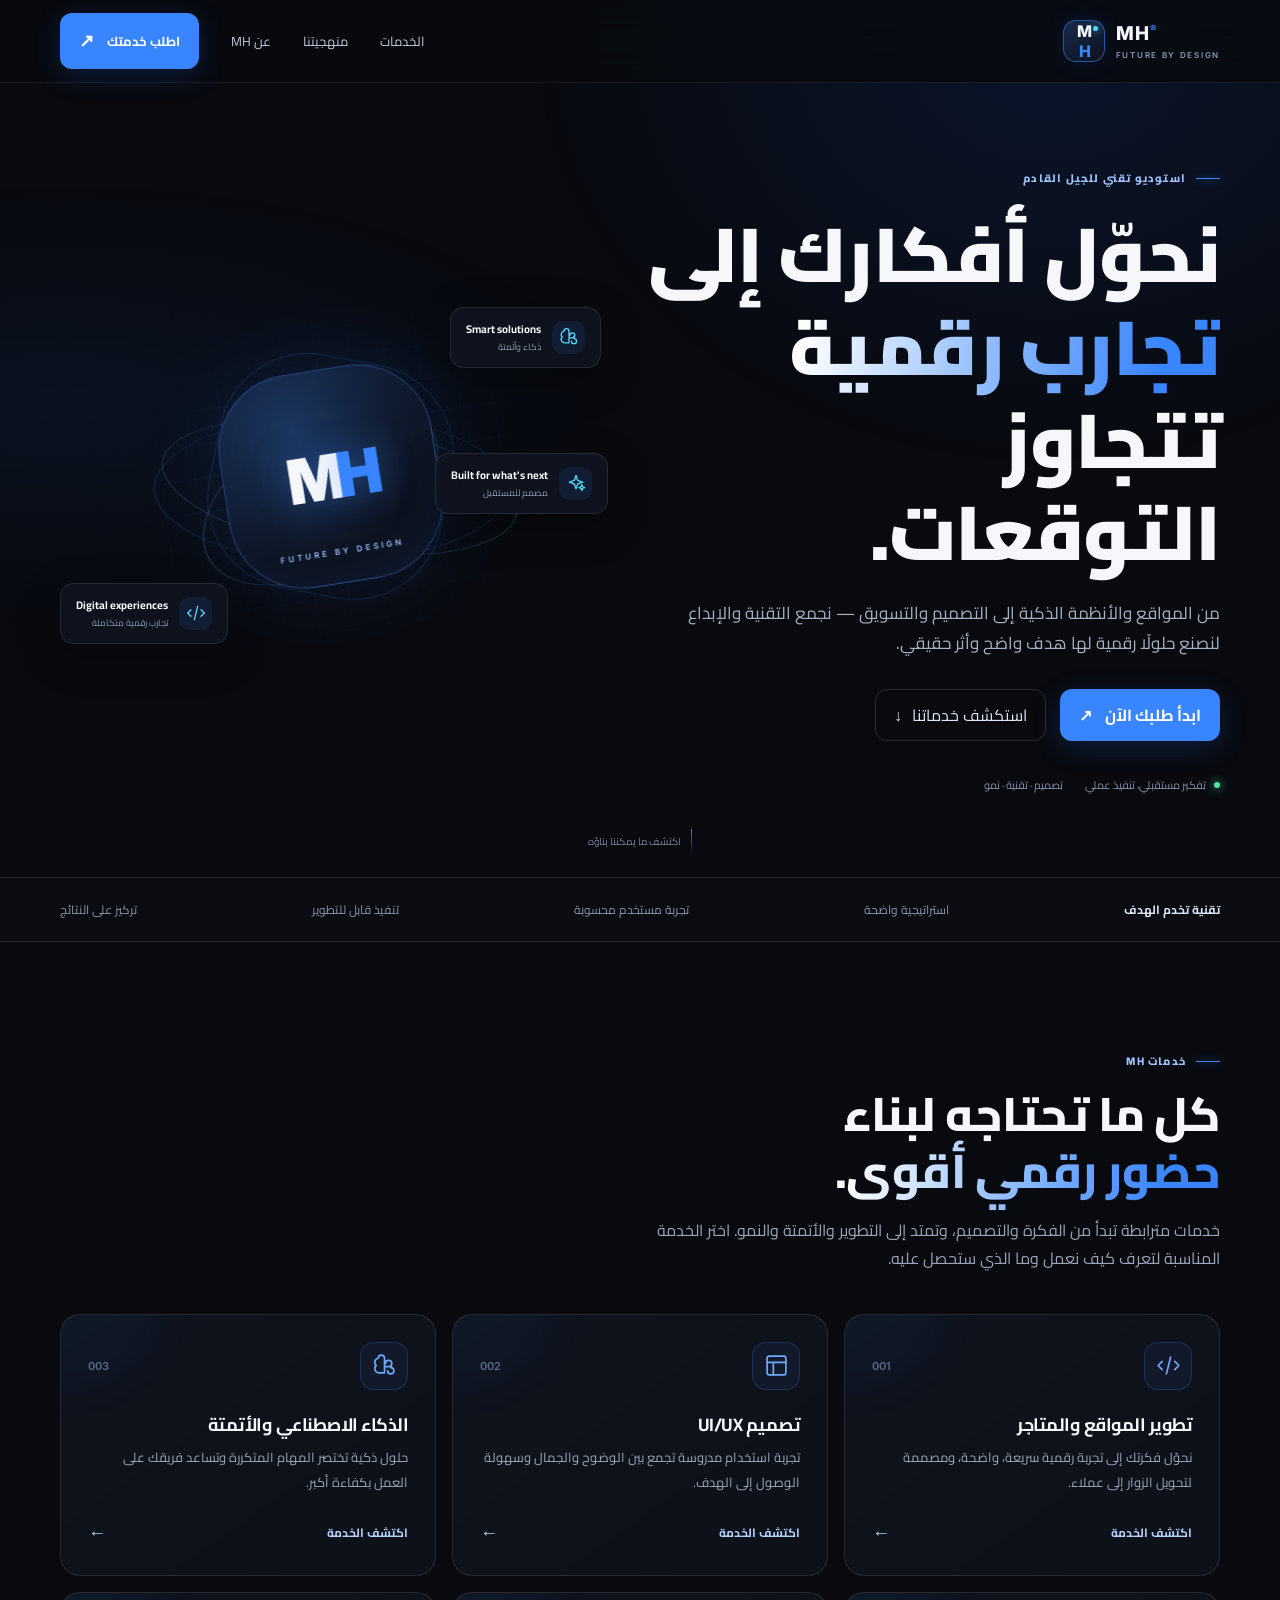
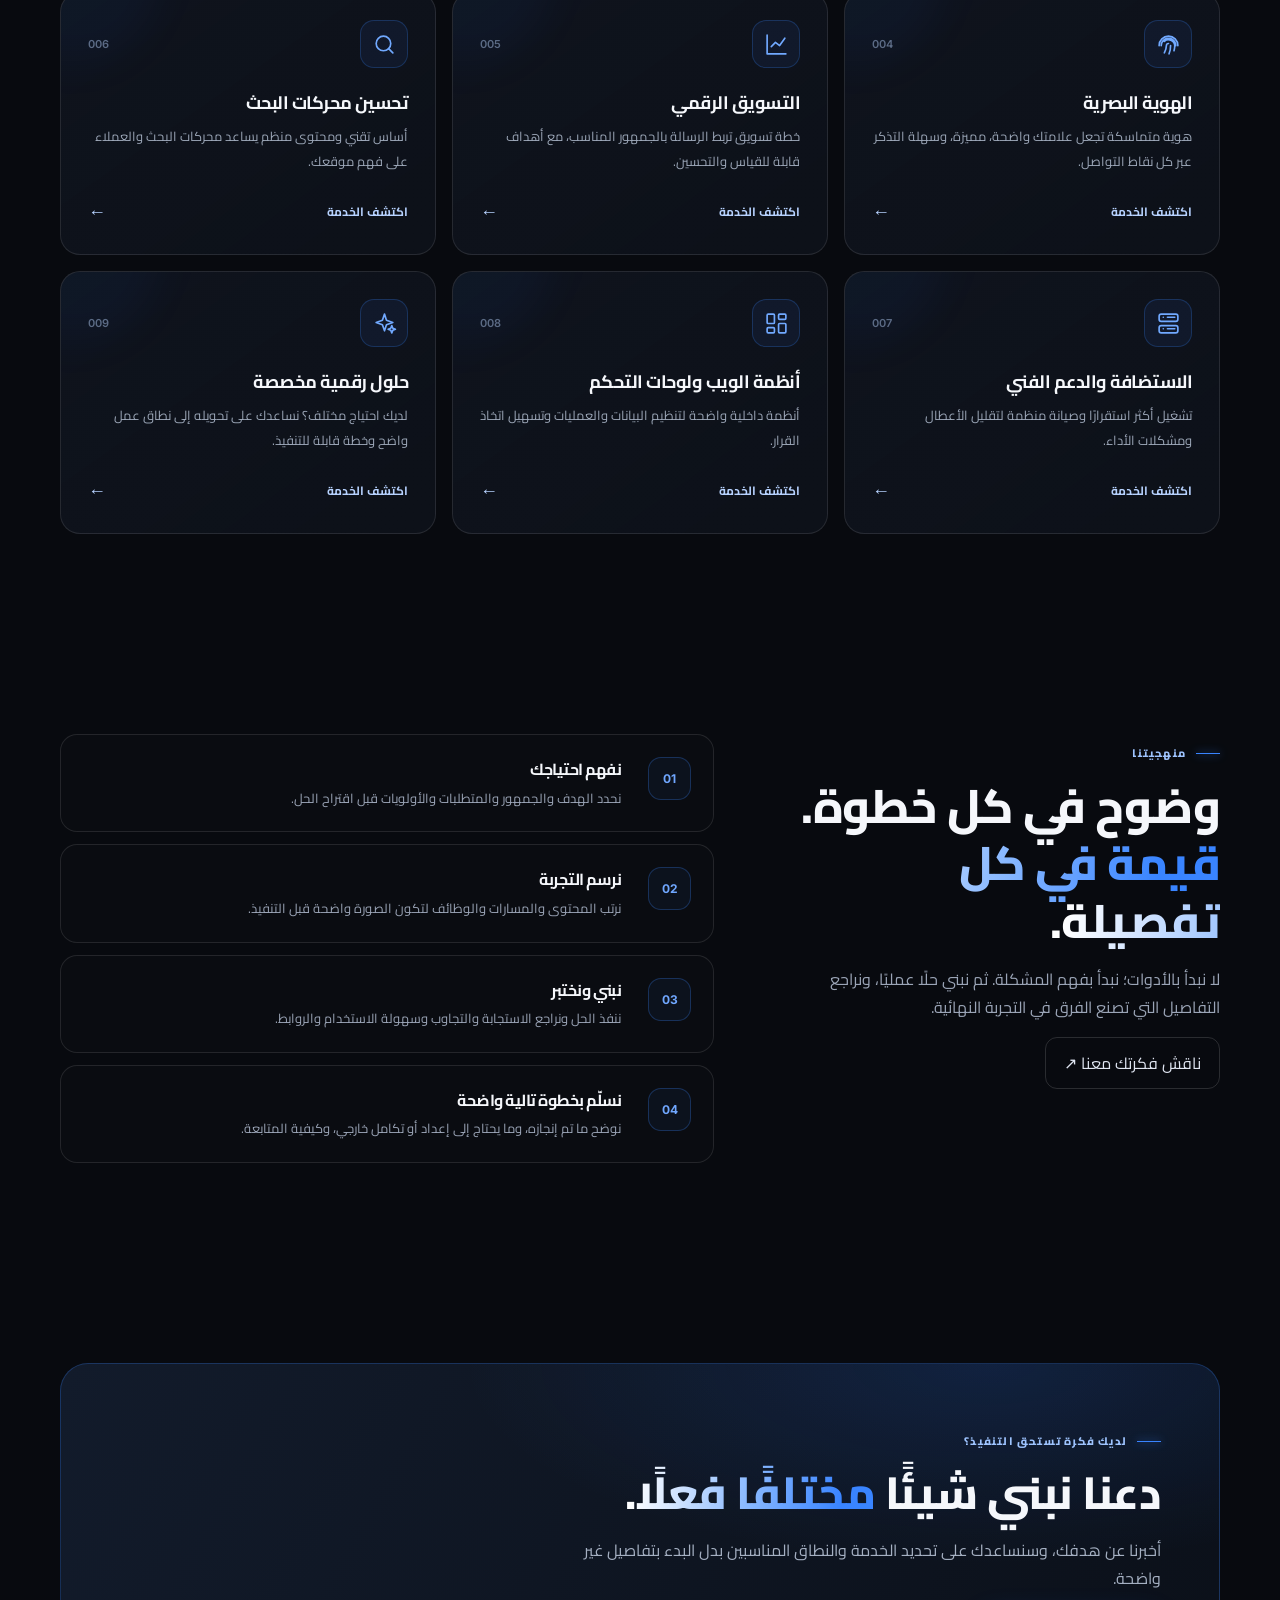
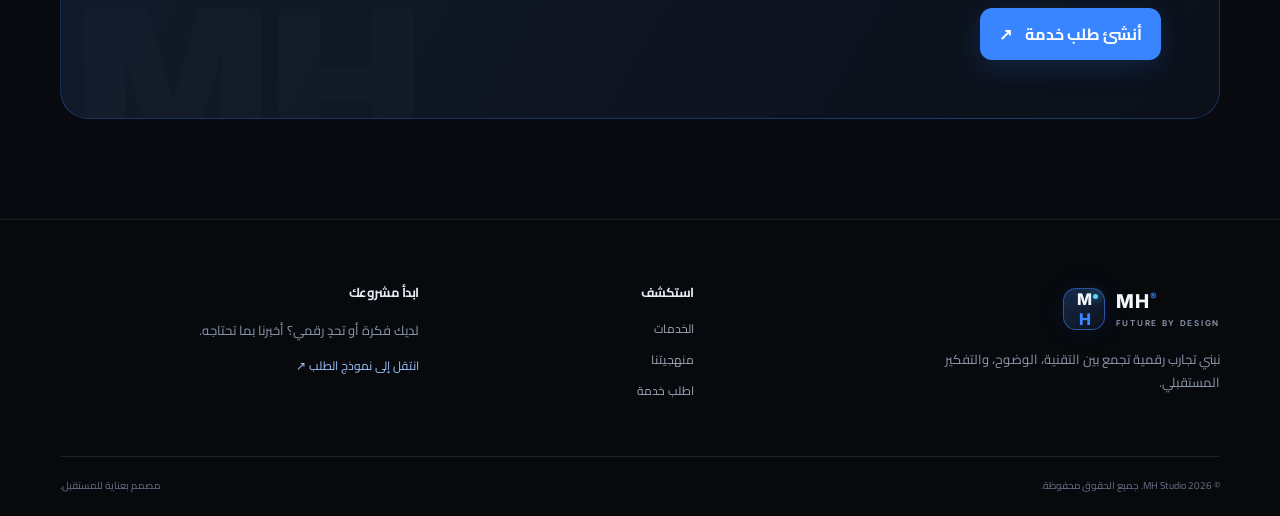
<file: index.html>
<!doctype html><html lang="ar" dir="rtl"><head><meta charset="utf-8"><meta name="viewport" content="width=device-width,initial-scale=1"><meta name="theme-color" content="#080a0f"><meta name="description" content="MH — شريكك لبناء تجارب رقمية متطورة: تطوير المواقع، التصميم، الذكاء الاصطناعي، التسويق، وحلول الويب."><title>MH Studio — نصمم المستقبل الرقمي</title><link rel="stylesheet" href="styles.css"><link rel="icon" href="assets/favicon.svg" type="image/svg+xml"></head><body><a class="skip-link" href="#main">تخطّي إلى المحتوى</a><header class="site-header"><div class="container nav-wrap"><a class="brand" href="#" aria-label="MH الصفحة الرئيسية"><span class="brand-mark">M<span>H</span><i></i></span><span class="brand-copy"><strong>MH<span>®</span></strong><small>FUTURE BY DESIGN</small></span></a><button class="menu-toggle" aria-label="فتح القائمة" aria-expanded="false"><span></span><span></span></button><nav class="main-nav" aria-label="القائمة الرئيسية"><a href="##services">الخدمات</a><a href="##approach">منهجيتنا</a><a href="##about">عن MH</a><a class="nav-cta" href="contact.html">اطلب خدمتك <span>↗</span></a></nav></div></header><main id="main"><section class="hero"><div class="container hero-grid"><div class="hero-copy"><span class="eyebrow">استوديو تقني للجيل القادم</span><h1>نحوّل أفكارك إلى<br><span class="gradient-text">تجارب رقمية</span><br>تتجاوز التوقعات.</h1><p>من المواقع والأنظمة الذكية إلى التصميم والتسويق — نجمع التقنية والإبداع لنصنع حلولًا رقمية لها هدف واضح وأثر حقيقي.</p><div class="hero-actions"><a class="button-primary" href="contact.html">ابدأ طلبك الآن <span>↗</span></a><a class="button-secondary" href="#services">استكشف خدماتنا <span>↓</span></a></div><div class="hero-meta"><span><i class="status-dot"></i> تفكير مستقبلي، تنفيذ عملي</span><span>تصميم · تقنية · نمو</span></div></div><div class="hero-visual" aria-label="تصور بصري تجريدي للهوية التقنية MH"><div class="visual-grid"></div><div class="orbit"></div><div class="core"><div class="core-logo">M<span>H</span></div><div class="core-label">FUTURE BY DESIGN</div></div><div class="float-card fc-one"><span class="mini-icon"><svg width="20" height="20" viewBox="0 0 24 24" fill="none" stroke="currentColor" stroke-width="1.6" stroke-linecap="round" stroke-linejoin="round" aria-hidden="true"><path d="M12 18V5a3 3 0 1 0-6 0 4 4 0 0 0-2 7 4 4 0 0 0 3 7h5M12 13h4a3 3 0 1 0-3-3M12 8h2"/><path d="M18 14a3 3 0 1 1-3 3m3-3v-2"/></svg></span><div><strong>Smart solutions</strong><small>ذكاء وأتمتة</small></div></div><div class="float-card fc-two"><span class="mini-icon"><svg width="20" height="20" viewBox="0 0 24 24" fill="none" stroke="currentColor" stroke-width="1.6" stroke-linecap="round" stroke-linejoin="round" aria-hidden="true"><path d="m18 16 4-4-4-4M6 8l-4 4 4 4m8-12-4 16"/></svg></span><div><strong>Digital experiences</strong><small>تجارب رقمية متكاملة</small></div></div><div class="float-card fc-three"><span class="mini-icon"><svg width="20" height="20" viewBox="0 0 24 24" fill="none" stroke="currentColor" stroke-width="1.6" stroke-linecap="round" stroke-linejoin="round" aria-hidden="true"><path d="m12 3 1.9 5.8L20 11l-6.1 2.2L12 19l-2-5.8L4 11l6-2.2L12 3ZM19 14l1 2.5 2.5 1-2.5 1L19 21l-1-2.5-2.5-1 2.5-1L19 14Z"/></svg></span><div><strong>Built for what's next</strong><small>مصمم للمستقبل</small></div></div></div></div><a class="scroll-hint" href="#services">اكتشف ما يمكننا بناؤه</a></section><div class="trust-strip"><div class="container trust-inner"><strong>تقنية تخدم الهدف</strong><span>استراتيجية واضحة</span><span>تجربة مستخدم محسوبة</span><span>تنفيذ قابل للتطوير</span><span>تركيز على النتائج</span></div></div><section class="section" id="services"><div class="container"><div class="section-head reveal"><span class="eyebrow">خدمات MH</span><h2>كل ما تحتاجه لبناء<br><span class="gradient-text">حضور رقمي أقوى.</span></h2><p>خدمات مترابطة تبدأ من الفكرة والتصميم، وتمتد إلى التطوير والأتمتة والنمو. اختر الخدمة المناسبة لتعرف كيف نعمل وما الذي ستحصل عليه.</p></div><div class="service-grid"><a class="service-card reveal" href="services/web-development.html"><div class="service-top"><span class="service-icon"><svg width="25" height="25" viewBox="0 0 24 24" fill="none" stroke="currentColor" stroke-width="1.6" stroke-linecap="round" stroke-linejoin="round" aria-hidden="true"><path d="m18 16 4-4-4-4M6 8l-4 4 4 4m8-12-4 16"/></svg></span><span class="service-num">001</span></div><h3>تطوير المواقع والمتاجر</h3><p>نحوّل فكرتك إلى تجربة رقمية سريعة، واضحة، ومصممة لتحويل الزوار إلى عملاء.</p><span class="service-link">اكتشف الخدمة <span>←</span></span></a>
<a class="service-card reveal" href="services/ui-ux-design.html"><div class="service-top"><span class="service-icon"><svg width="25" height="25" viewBox="0 0 24 24" fill="none" stroke="currentColor" stroke-width="1.6" stroke-linecap="round" stroke-linejoin="round" aria-hidden="true"><rect x="3" y="3" width="18" height="18" rx="2"/><path d="M3 9h18M9 21V9"/></svg></span><span class="service-num">002</span></div><h3>تصميم UI/UX</h3><p>تجربة استخدام مدروسة تجمع بين الوضوح والجمال وسهولة الوصول إلى الهدف.</p><span class="service-link">اكتشف الخدمة <span>←</span></span></a>
<a class="service-card reveal" href="services/ai-automation.html"><div class="service-top"><span class="service-icon"><svg width="25" height="25" viewBox="0 0 24 24" fill="none" stroke="currentColor" stroke-width="1.6" stroke-linecap="round" stroke-linejoin="round" aria-hidden="true"><path d="M12 18V5a3 3 0 1 0-6 0 4 4 0 0 0-2 7 4 4 0 0 0 3 7h5M12 13h4a3 3 0 1 0-3-3M12 8h2"/><path d="M18 14a3 3 0 1 1-3 3m3-3v-2"/></svg></span><span class="service-num">003</span></div><h3>الذكاء الاصطناعي والأتمتة</h3><p>حلول ذكية تختصر المهام المتكررة وتساعد فريقك على العمل بكفاءة أكبر.</p><span class="service-link">اكتشف الخدمة <span>←</span></span></a>
<a class="service-card reveal" href="services/brand-identity.html"><div class="service-top"><span class="service-icon"><svg width="25" height="25" viewBox="0 0 24 24" fill="none" stroke="currentColor" stroke-width="1.6" stroke-linecap="round" stroke-linejoin="round" aria-hidden="true"><path d="M12 11a2 2 0 0 0-2 2c0 3-1 5-2 7M14 13c0 4-.5 6-1.5 8M8 9a6 6 0 0 1 10 4c0 2-.2 3.5-.7 5M5 13a7 7 0 0 1 14 0M3 13a9 9 0 0 1 18 0"/></svg></span><span class="service-num">004</span></div><h3>الهوية البصرية</h3><p>هوية متماسكة تجعل علامتك واضحة، مميزة، وسهلة التذكر عبر كل نقاط التواصل.</p><span class="service-link">اكتشف الخدمة <span>←</span></span></a>
<a class="service-card reveal" href="services/digital-marketing.html"><div class="service-top"><span class="service-icon"><svg width="25" height="25" viewBox="0 0 24 24" fill="none" stroke="currentColor" stroke-width="1.6" stroke-linecap="round" stroke-linejoin="round" aria-hidden="true"><path d="M3 3v18h18M7 14l4-4 4 3 5-7"/></svg></span><span class="service-num">005</span></div><h3>التسويق الرقمي</h3><p>خطة تسويق تربط الرسالة بالجمهور المناسب، مع أهداف قابلة للقياس والتحسين.</p><span class="service-link">اكتشف الخدمة <span>←</span></span></a>
<a class="service-card reveal" href="services/seo.html"><div class="service-top"><span class="service-icon"><svg width="25" height="25" viewBox="0 0 24 24" fill="none" stroke="currentColor" stroke-width="1.6" stroke-linecap="round" stroke-linejoin="round" aria-hidden="true"><circle cx="11" cy="11" r="7"/><path d="m20 20-4-4"/></svg></span><span class="service-num">006</span></div><h3>تحسين محركات البحث</h3><p>أساس تقني ومحتوى منظم يساعد محركات البحث والعملاء على فهم موقعك.</p><span class="service-link">اكتشف الخدمة <span>←</span></span></a>
<a class="service-card reveal" href="services/hosting-support.html"><div class="service-top"><span class="service-icon"><svg width="25" height="25" viewBox="0 0 24 24" fill="none" stroke="currentColor" stroke-width="1.6" stroke-linecap="round" stroke-linejoin="round" aria-hidden="true"><rect x="3" y="3" width="18" height="7" rx="2"/><rect x="3" y="14" width="18" height="7" rx="2"/><path d="M7 6h.01M7 17h.01M11 6h7M11 17h7"/></svg></span><span class="service-num">007</span></div><h3>الاستضافة والدعم الفني</h3><p>تشغيل أكثر استقرارًا وصيانة منظمة لتقليل الأعطال ومشكلات الأداء.</p><span class="service-link">اكتشف الخدمة <span>←</span></span></a>
<a class="service-card reveal" href="services/web-systems.html"><div class="service-top"><span class="service-icon"><svg width="25" height="25" viewBox="0 0 24 24" fill="none" stroke="currentColor" stroke-width="1.6" stroke-linecap="round" stroke-linejoin="round" aria-hidden="true"><rect x="3" y="3" width="7" height="9" rx="1"/><rect x="14" y="3" width="7" height="5" rx="1"/><rect x="14" y="12" width="7" height="9" rx="1"/><rect x="3" y="16" width="7" height="5" rx="1"/></svg></span><span class="service-num">008</span></div><h3>أنظمة الويب ولوحات التحكم</h3><p>أنظمة داخلية واضحة لتنظيم البيانات والعمليات وتسهيل اتخاذ القرار.</p><span class="service-link">اكتشف الخدمة <span>←</span></span></a>
<a class="service-card reveal" href="services/other-solutions.html"><div class="service-top"><span class="service-icon"><svg width="25" height="25" viewBox="0 0 24 24" fill="none" stroke="currentColor" stroke-width="1.6" stroke-linecap="round" stroke-linejoin="round" aria-hidden="true"><path d="m12 3 1.9 5.8L20 11l-6.1 2.2L12 19l-2-5.8L4 11l6-2.2L12 3ZM19 14l1 2.5 2.5 1-2.5 1L19 21l-1-2.5-2.5-1 2.5-1L19 14Z"/></svg></span><span class="service-num">009</span></div><h3>حلول رقمية مخصصة</h3><p>لديك احتياج مختلف؟ نساعدك على تحويله إلى نطاق عمل واضح وخطة قابلة للتنفيذ.</p><span class="service-link">اكتشف الخدمة <span>←</span></span></a></div></div></section><section class="section" id="approach"><div class="container approach-grid"><div class="approach-copy reveal"><span class="eyebrow">منهجيتنا</span><h2>وضوح في كل خطوة.<br><span class="gradient-text">قيمة في كل تفصيلة.</span></h2><p>لا نبدأ بالأدوات؛ نبدأ بفهم المشكلة. ثم نبني حلًا عمليًا، ونراجع التفاصيل التي تصنع الفرق في التجربة النهائية.</p><a class="button-secondary" href="contact.html">ناقش فكرتك معنا ↗</a></div><div class="steps"><article class="step reveal"><span class="step-num">01</span><div><h3>نفهم احتياجك</h3><p>نحدد الهدف والجمهور والمتطلبات والأولويات قبل اقتراح الحل.</p></div></article><article class="step reveal"><span class="step-num">02</span><div><h3>نرسم التجربة</h3><p>نرتب المحتوى والمسارات والوظائف لتكون الصورة واضحة قبل التنفيذ.</p></div></article><article class="step reveal"><span class="step-num">03</span><div><h3>نبني ونختبر</h3><p>ننفذ الحل ونراجع الاستجابة والتجاوب وسهولة الاستخدام والروابط.</p></div></article><article class="step reveal"><span class="step-num">04</span><div><h3>نسلّم بخطوة تالية واضحة</h3><p>نوضح ما تم إنجازه، وما يحتاج إلى إعداد أو تكامل خارجي، وكيفية المتابعة.</p></div></article></div></div></section><section class="section" id="about"><div class="container"><div class="cta-band reveal"><span class="eyebrow">لديك فكرة تستحق التنفيذ؟</span><h2>دعنا نبني شيئًا <span class="gradient-text">مختلفًا فعلًا.</span></h2><p>أخبرنا عن هدفك، وسنساعدك على تحديد الخدمة والنطاق المناسبين بدل البدء بتفاصيل غير واضحة.</p><a class="button-primary" href="contact.html">أنشئ طلب خدمة <span>↗</span></a></div></div></section></main><footer class="site-footer"><div class="container footer-top"><div class="footer-brand"><a class="brand" href="index.html"><span class="brand-mark">M<span>H</span><i></i></span><span class="brand-copy"><strong>MH<span>®</span></strong><small>FUTURE BY DESIGN</small></span></a><p>نبني تجارب رقمية تجمع بين التقنية، الوضوح، والتفكير المستقبلي.</p></div><div><h3>استكشف</h3><a href="index.html#services">الخدمات</a><a href="index.html#approach">منهجيتنا</a><a href="contact.html">اطلب خدمة</a></div><div><h3>ابدأ مشروعك</h3><p>لديك فكرة أو تحدٍ رقمي؟ أخبرنا بما تحتاجه.</p><a class="footer-link" href="contact.html">انتقل إلى نموذج الطلب ↗</a></div></div><div class="container footer-bottom"><span>© <span data-year></span> MH Studio. جميع الحقوق محفوظة.</span><span>مصمم بعناية للمستقبل.</span></div></footer><script src="script.js" defer></script></body></html>
</file>
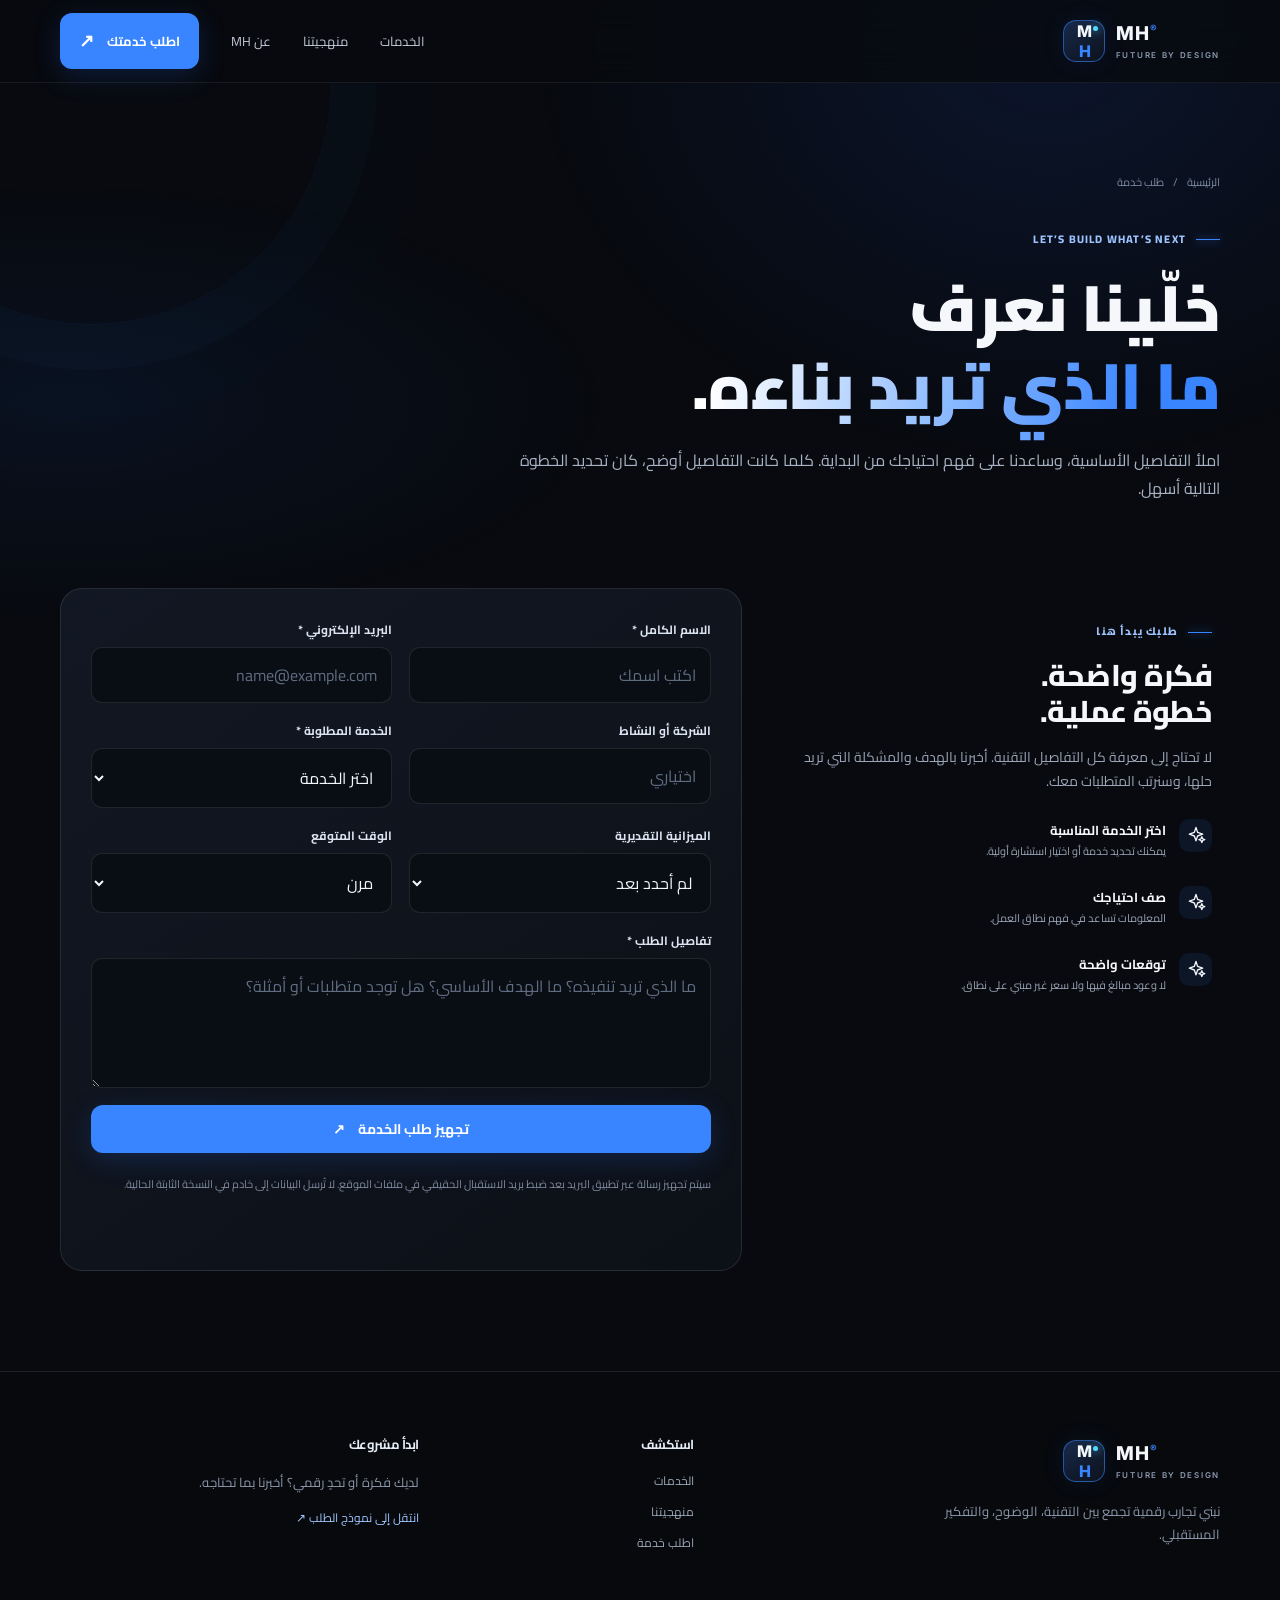
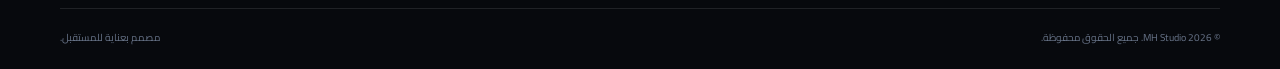
<file: contact.html>
<!doctype html><html lang="ar" dir="rtl"><head><meta charset="utf-8"><meta name="viewport" content="width=device-width,initial-scale=1"><meta name="theme-color" content="#080a0f"><meta name="description" content="أرسل طلب خدمة إلى MH Studio. اختر الخدمة وشاركنا تفاصيل احتياجك. "><title>اطلب خدمة | MH Studio</title><link rel="stylesheet" href="styles.css"><link rel="icon" href="assets/favicon.svg" type="image/svg+xml"></head><body><a class="skip-link" href="#main">تخطّي إلى المحتوى</a><header class="site-header"><div class="container nav-wrap"><a class="brand" href="index.html" aria-label="MH الصفحة الرئيسية"><span class="brand-mark">M<span>H</span><i></i></span><span class="brand-copy"><strong>MH<span>®</span></strong><small>FUTURE BY DESIGN</small></span></a><button class="menu-toggle" aria-label="فتح القائمة" aria-expanded="false"><span></span><span></span></button><nav class="main-nav" aria-label="القائمة الرئيسية"><a href="index.html#services">الخدمات</a><a href="index.html#approach">منهجيتنا</a><a href="index.html#about">عن MH</a><a class="nav-cta" href="contact.html">اطلب خدمتك <span>↗</span></a></nav></div></header><main id="main"><section class="page-hero"><div class="container"><div class="breadcrumbs"><a href="index.html">الرئيسية</a><span>/</span><span>طلب خدمة</span></div><span class="eyebrow">Let’s build what’s next</span><h1>خلّينا نعرف<br><span class="gradient-text">ما الذي تريد بناءه.</span></h1><p>املأ التفاصيل الأساسية، وساعدنا على فهم احتياجك من البداية. كلما كانت التفاصيل أوضح، كان تحديد الخطوة التالية أسهل.</p></div></section><section class="section" style="padding-top:20px"><div class="container contact-grid"><aside class="contact-aside reveal"><span class="eyebrow">طلبك يبدأ هنا</span><h2 style="font-size:30px">فكرة واضحة.<br>خطوة عملية.</h2><p>لا تحتاج إلى معرفة كل التفاصيل التقنية. أخبرنا بالهدف والمشكلة التي تريد حلها، وسنرتب المتطلبات معك.</p><div class="contact-point"><span class="mini-icon"><svg width="20" height="20" viewBox="0 0 24 24" fill="none" stroke="currentColor" stroke-width="1.6" stroke-linecap="round" stroke-linejoin="round" aria-hidden="true"><path d="m12 3 1.9 5.8L20 11l-6.1 2.2L12 19l-2-5.8L4 11l6-2.2L12 3ZM19 14l1 2.5 2.5 1-2.5 1L19 21l-1-2.5-2.5-1 2.5-1L19 14Z"/></svg></span><div><strong>اختر الخدمة المناسبة</strong><small>يمكنك تحديد خدمة أو اختيار استشارة أولية.</small></div></div><div class="contact-point"><span class="mini-icon"><svg width="20" height="20" viewBox="0 0 24 24" fill="none" stroke="currentColor" stroke-width="1.6" stroke-linecap="round" stroke-linejoin="round" aria-hidden="true"><path d="m12 3 1.9 5.8L20 11l-6.1 2.2L12 19l-2-5.8L4 11l6-2.2L12 3ZM19 14l1 2.5 2.5 1-2.5 1L19 21l-1-2.5-2.5-1 2.5-1L19 14Z"/></svg></span><div><strong>صف احتياجك</strong><small>المعلومات تساعد في فهم نطاق العمل.</small></div></div><div class="contact-point"><span class="mini-icon"><svg width="20" height="20" viewBox="0 0 24 24" fill="none" stroke="currentColor" stroke-width="1.6" stroke-linecap="round" stroke-linejoin="round" aria-hidden="true"><path d="m12 3 1.9 5.8L20 11l-6.1 2.2L12 19l-2-5.8L4 11l6-2.2L12 3ZM19 14l1 2.5 2.5 1-2.5 1L19 21l-1-2.5-2.5-1 2.5-1L19 14Z"/></svg></span><div><strong>توقعات واضحة</strong><small>لا وعود مبالغ فيها ولا سعر غير مبني على نطاق.</small></div></div></aside><section class="form-panel reveal"><form data-request-form data-recipient="REPLACE_WITH_REAL_EMAIL"><div class="form-grid"><div class="field"><label for="name">الاسم الكامل *</label><input id="name" name="الاسم" autocomplete="name" placeholder="اكتب اسمك" required></div><div class="field"><label for="email">البريد الإلكتروني *</label><input id="email" name="البريد الإلكتروني" type="email" autocomplete="email" placeholder="name@example.com" required></div><div class="field"><label for="company">الشركة أو النشاط</label><input id="company" name="الشركة أو النشاط" placeholder="اختياري"></div><div class="field"><label for="service">الخدمة المطلوبة *</label><select id="service" name="service" required><option value="">اختر الخدمة</option><option value="تطوير المواقع والمتاجر">تطوير المواقع والمتاجر</option><option value="تصميم UI/UX">تصميم UI/UX</option><option value="الذكاء الاصطناعي والأتمتة">الذكاء الاصطناعي والأتمتة</option><option value="الهوية البصرية">الهوية البصرية</option><option value="التسويق الرقمي">التسويق الرقمي</option><option value="تحسين محركات البحث">تحسين محركات البحث</option><option value="الاستضافة والدعم الفني">الاستضافة والدعم الفني</option><option value="أنظمة الويب ولوحات التحكم">أنظمة الويب ولوحات التحكم</option><option value="حلول رقمية مخصصة">حلول رقمية مخصصة</option><option value="استشارة لتحديد الخدمة">أحتاج مساعدة في تحديد الخدمة</option></select></div><div class="field"><label for="budget">الميزانية التقديرية</label><select id="budget" name="الميزانية"><option value="غير محددة">لم أحدد بعد</option><option>أقل من 500 دولار</option><option>500–1,500 دولار</option><option>1,500–5,000 دولار</option><option>أكثر من 5,000 دولار</option><option>أفضل مناقشتها أولًا</option></select></div><div class="field"><label for="timeline">الوقت المتوقع</label><select id="timeline" name="الوقت المتوقع"><option>مرن</option><option>خلال أسبوعين</option><option>خلال شهر</option><option>خلال 2–3 أشهر</option></select></div><div class="field full"><label for="details">تفاصيل الطلب *</label><textarea id="details" name="تفاصيل الطلب" placeholder="ما الذي تريد تنفيذه؟ ما الهدف الأساسي؟ هل توجد متطلبات أو أمثلة؟" required></textarea></div><div class="field full"><button class="button-primary form-submit" type="submit">تجهيز طلب الخدمة <span>↗</span></button><p class="form-note">سيتم تجهيز رسالة عبر تطبيق البريد بعد ضبط بريد الاستقبال الحقيقي في ملفات الموقع. لا تُرسل البيانات إلى خادم في النسخة الثابتة الحالية.</p><p class="form-status" aria-live="polite"></p></div></div></form></section></div></section></main><footer class="site-footer"><div class="container footer-top"><div class="footer-brand"><a class="brand" href="index.html"><span class="brand-mark">M<span>H</span><i></i></span><span class="brand-copy"><strong>MH<span>®</span></strong><small>FUTURE BY DESIGN</small></span></a><p>نبني تجارب رقمية تجمع بين التقنية، الوضوح، والتفكير المستقبلي.</p></div><div><h3>استكشف</h3><a href="index.html#services">الخدمات</a><a href="index.html#approach">منهجيتنا</a><a href="contact.html">اطلب خدمة</a></div><div><h3>ابدأ مشروعك</h3><p>لديك فكرة أو تحدٍ رقمي؟ أخبرنا بما تحتاجه.</p><a class="footer-link" href="contact.html">انتقل إلى نموذج الطلب ↗</a></div></div><div class="container footer-bottom"><span>© <span data-year></span> MH Studio. جميع الحقوق محفوظة.</span><span>مصمم بعناية للمستقبل.</span></div></footer><script src="script.js" defer></script><script>const serviceMap={'web-development':'تطوير المواقع والمتاجر','ui-ux-design':'تصميم UI/UX','ai-automation':'الذكاء الاصطناعي والأتمتة','brand-identity':'الهوية البصرية','digital-marketing':'التسويق الرقمي','seo':'تحسين محركات البحث','hosting-support':'الاستضافة والدعم الفني','web-systems':'أنظمة الويب ولوحات التحكم','other-solutions':'حلول رقمية مخصصة'};const params=new URLSearchParams(location.search);const wanted=params.get('service');if(wanted&&serviceMap[wanted])document.getElementById('service').value=serviceMap[wanted];</script></body></html>
</file>
<file: styles.css>
@import url('https://fonts.googleapis.com/css2?family=Cairo:wght@400;500;600;700;800;900&family=Inter:wght@400;500;600;700;800&display=swap');
:root{--bg:#080a0f;--panel:#10141d;--panel2:#141a25;--line:rgba(255,255,255,.1);--text:#f5f7fb;--muted:#9ba5b7;--blue:#3984ff;--cyan:#52d8ff;--white:#fff;--radius:22px;--max:1160px}*{box-sizing:border-box}html{scroll-behavior:smooth;scroll-padding-top:100px}body{margin:0;background:var(--bg);color:var(--text);font-family:'Cairo',sans-serif;line-height:1.75;overflow-x:hidden}body:before{content:'';position:fixed;inset:0;pointer-events:none;z-index:-1;background:radial-gradient(ellipse at 82% 5%,rgba(35,99,255,.12),transparent 35%),radial-gradient(ellipse at 5% 45%,rgba(40,117,255,.07),transparent 32%)}a{color:inherit;text-decoration:none}button,input,textarea,select{font:inherit}.container{width:min(var(--max),calc(100% - 44px));margin-inline:auto}.skip-link{position:absolute;top:-80px;right:20px;background:var(--blue);padding:10px 16px;z-index:100}.skip-link:focus{top:10px}.site-header{position:sticky;top:0;z-index:50;background:rgba(8,10,15,.82);backdrop-filter:blur(18px);border-bottom:1px solid rgba(255,255,255,.07)}.nav-wrap{height:82px;display:flex;align-items:center;justify-content:space-between;gap:28px}.brand{display:inline-flex;align-items:center;gap:11px;direction:ltr}.brand-mark{width:42px;height:42px;border:1px solid rgba(57,132,255,.55);border-radius:13px;display:grid;place-items:center;font:800 16px Inter,sans-serif;position:relative;letter-spacing:-2px;background:linear-gradient(145deg,#172a4c,#0d111b);box-shadow:0 0 25px #2875ff18}.brand-mark span{color:var(--blue)}.brand-mark i{position:absolute;width:5px;height:5px;border-radius:50%;background:var(--cyan);top:5px;right:6px;box-shadow:0 0 9px var(--cyan)}.brand-copy{display:flex;flex-direction:column;line-height:1.15}.brand-copy strong{font:800 19px Inter,sans-serif;letter-spacing:1px}.brand-copy strong span{color:var(--blue);font-size:10px;vertical-align:top}.brand-copy small{font:600 8px Inter,sans-serif;color:#8d9ab0;letter-spacing:1.7px;margin-top:5px}.main-nav{display:flex;align-items:center;gap:32px;font-size:13px;color:#c3cada}.main-nav>a:not(.nav-cta):hover{color:#fff}.nav-cta,.button-primary{display:inline-flex;align-items:center;justify-content:center;gap:13px;padding:12px 19px;border-radius:12px;background:var(--blue);color:white;font-weight:700;box-shadow:0 7px 28px #2875ff30;transition:.25s}.nav-cta:hover,.button-primary:hover{transform:translateY(-2px);box-shadow:0 10px 34px #2875ff55}.nav-cta span{font-size:18px}.menu-toggle{display:none;background:none;border:1px solid var(--line);color:white;border-radius:10px;padding:10px}.menu-toggle span{display:block;width:20px;height:2px;background:white;margin:4px}.eyebrow{display:inline-flex;align-items:center;gap:10px;color:#9ec4ff;text-transform:uppercase;letter-spacing:1.2px;font-size:11px;font-weight:800}.eyebrow:before{content:'';width:24px;height:1px;background:var(--blue);box-shadow:0 0 9px var(--blue)}h1,h2,h3,p{margin-top:0}h1,h2,h3{line-height:1.22;letter-spacing:-.5px}h1{font-size:clamp(42px,6vw,76px);font-weight:900;margin:20px 0}h2{font-size:clamp(30px,4vw,47px);font-weight:800;margin:15px 0}h3{font-size:19px}.gradient-text{background:linear-gradient(100deg,#fff 5%,#8dbbff 48%,#3984ff 85%);-webkit-background-clip:text;background-clip:text;color:transparent}.muted{color:var(--muted)}.section{padding:100px 0}.section-head{max-width:700px;margin-bottom:42px}.section-head p{max-width:620px;color:var(--muted);font-size:16px}.hero{min-height:650px;padding:76px 0 82px;display:flex;align-items:center;position:relative}.hero-grid{display:grid;grid-template-columns:1.03fr .97fr;align-items:center;gap:44px}.hero-copy{position:relative;z-index:2}.hero-copy>p{max-width:570px;color:#a8b1c2;font-size:17px;margin-bottom:30px}.hero-actions{display:flex;align-items:center;gap:14px;flex-wrap:wrap}.button-secondary{display:inline-flex;align-items:center;justify-content:center;gap:10px;border:1px solid #ffffff24;border-radius:12px;padding:11px 18px;color:#e0e6f2;transition:.2s}.button-secondary:hover{border-color:#3984ff;color:white;background:#3984ff12}.hero-meta{display:flex;gap:22px;margin-top:35px;color:#8793a8;font-size:11px;flex-wrap:wrap}.hero-meta span{display:flex;align-items:center;gap:8px}.status-dot{width:6px;height:6px;border-radius:50%;background:#50e3ae;box-shadow:0 0 10px #50e3ae}.hero-visual{height:480px;position:relative;display:grid;place-items:center;perspective:1000px}.visual-grid{position:absolute;inset:4% 0;background-image:linear-gradient(#3984ff12 1px,transparent 1px),linear-gradient(90deg,#3984ff12 1px,transparent 1px);background-size:34px 34px;mask-image:radial-gradient(ellipse,#000 10%,transparent 72%);transform:rotate(-8deg)}.orbit{position:absolute;width:350px;height:350px;border:1px solid #3984ff3b;border-radius:50%;transform:rotateX(66deg) rotateZ(-18deg);animation:orbit 20s linear infinite}.orbit:before,.orbit:after{content:'';position:absolute;border:1px solid #52d8ff37;border-radius:50%;inset:35px -22px;transform:rotate(57deg)}.orbit:after{inset:75px -48px;transform:rotate(-55deg)}.core{width:215px;height:215px;border:1px solid #3984ff65;border-radius:35%;background:radial-gradient(circle at 35% 25%,#1d3761,#0d1320 64%);display:grid;place-items:center;transform:rotate(-9deg);box-shadow:0 0 80px #2875ff22,inset 0 0 50px #3984ff12;animation:float 6s ease-in-out infinite;position:relative}.core:before{content:'';position:absolute;inset:-12px;border:1px solid #3984ff32;border-radius:38%;transform:rotate(20deg)}.core-logo{font:900 62px Inter,sans-serif;letter-spacing:-7px;direction:ltr;text-shadow:0 0 35px #3984ff5c}.core-logo span{color:var(--blue)}.core-label{position:absolute;bottom:26px;font:600 8px Inter,sans-serif;letter-spacing:3px;color:#9bbcff}.float-card{position:absolute;display:flex;align-items:center;gap:11px;padding:12px 15px;border:1px solid #ffffff1a;background:rgba(15,20,31,.88);backdrop-filter:blur(15px);border-radius:14px;box-shadow:0 12px 40px #0004;animation:float 5s ease-in-out infinite}.float-card svg{color:var(--cyan)}.float-card strong{display:block;font-size:11px}.float-card small{display:block;color:#8e9ab0;font-size:9px}.fc-one{top:70px;right:0}.fc-two{bottom:73px;left:0;animation-delay:-2s}.fc-three{top:45%;right:-7px;animation-delay:-3.5s}.mini-icon{width:33px;height:33px;display:grid;place-items:center;background:#3984ff19;border-radius:10px}.scroll-hint{position:absolute;bottom:22px;left:50%;transform:translateX(-50%);color:#7d899e;font-size:10px;display:flex;align-items:center;gap:10px}.scroll-hint:before{content:'';width:1px;height:26px;background:linear-gradient(var(--blue),transparent)}.trust-strip{border-block:1px solid var(--line);padding:21px 0;background:#ffffff03}.trust-inner{display:flex;justify-content:space-between;align-items:center;gap:20px;flex-wrap:wrap;color:#8c98ab;font-size:12px}.trust-inner strong{color:#dce5f5;font-weight:700}.service-grid{display:grid;grid-template-columns:repeat(3,1fr);gap:16px}.service-card{min-height:260px;padding:27px;border:1px solid var(--line);border-radius:20px;background:linear-gradient(145deg,#131925aa,#0d1119);position:relative;overflow:hidden;transition:transform .28s,border-color .28s,background .28s}.service-card:before{content:'';position:absolute;width:180px;height:180px;border-radius:50%;background:#2875ff0b;filter:blur(20px);top:-110px;left:-80px;transition:.3s}.service-card:hover{transform:translateY(-6px);border-color:#3984ff75;background:linear-gradient(145deg,#172237,#0d1119)}.service-card:hover:before{background:#2875ff24}.service-top{display:flex;align-items:center;justify-content:space-between;margin-bottom:24px}.service-icon{width:48px;height:48px;display:grid;place-items:center;border:1px solid #3984ff3d;border-radius:14px;color:#71a9ff;background:#3984ff12}.service-num{font:600 11px Inter,sans-serif;color:#5e6b82}.service-card h3{margin-bottom:10px;font-size:18px}.service-card p{font-size:13px;color:#9ca7b8;margin-bottom:22px;line-height:1.9}.service-link{display:flex;align-items:center;justify-content:space-between;font-size:12px;color:#b7d2ff;font-weight:700}.service-link span{font-size:18px;transition:transform .2s}.service-card:hover .service-link span{transform:translateX(-4px)}.approach-grid{display:grid;grid-template-columns:.8fr 1.2fr;gap:70px;align-items:start}.approach-copy{position:sticky;top:120px}.approach-copy p{color:var(--muted);max-width:400px}.steps{display:grid;gap:12px}.step{display:grid;grid-template-columns:52px 1fr;gap:18px;padding:22px;border:1px solid var(--line);border-radius:17px;background:#ffffff03}.step-num{font:700 12px Inter,sans-serif;color:#70a7ff;width:43px;height:43px;border:1px solid #3984ff45;border-radius:13px;display:grid;place-items:center;background:#3984ff0d}.step h3{font-size:16px;margin:3px 0 7px}.step p{font-size:13px;color:var(--muted);margin:0}.cta-band{position:relative;overflow:hidden;padding:58px;border-radius:28px;border:1px solid #3984ff42;background:radial-gradient(ellipse at 80% 0%,#2875ff25,transparent 40%),linear-gradient(120deg,#121b2b,#0b1019)}.cta-band:after{content:'MH';position:absolute;left:15px;bottom:-95px;font:900 210px Inter,sans-serif;color:#ffffff04;pointer-events:none}.cta-band h2{max-width:650px;font-size:clamp(30px,4vw,45px)}.cta-band p{color:#a5b0c2;max-width:600px}.cta-band .button-primary{position:relative;z-index:1}.site-footer{padding:65px 0 22px;border-top:1px solid var(--line);background:#07090d}.footer-top{display:grid;grid-template-columns:1.3fr .6fr 1fr;gap:60px;padding-bottom:45px}.footer-brand p,.footer-top p{max-width:320px;color:#8d99ad;font-size:13px;margin-top:18px}.footer-top h3{font-size:13px;color:#e6ecf6;margin-bottom:17px}.footer-top>div:not(:first-child)>a{display:block;font-size:12px;color:#9da8ba;margin:10px 0}.footer-top a:hover{color:#fff}.footer-link{color:#9fc5ff!important}.footer-bottom{display:flex;justify-content:space-between;gap:15px;padding-top:20px;border-top:1px solid var(--line);color:#687489;font-size:10px}.page-hero{padding:90px 0 50px;position:relative;overflow:hidden}.page-hero:after{content:'';position:absolute;width:480px;height:480px;border-radius:50%;border:1px solid #3984ff14;left:-150px;top:-240px;box-shadow:0 0 0 45px #3984ff05,0 0 0 95px #3984ff03;pointer-events:none}.breadcrumbs{display:flex;gap:9px;color:#7f8ca1;font-size:11px;margin-bottom:28px}.breadcrumbs a:hover{color:#fff}.page-hero h1{font-size:clamp(39px,5.5vw,64px);max-width:850px}.page-hero p{max-width:720px;color:#a7b2c4;font-size:16px}.service-detail-layout{display:grid;grid-template-columns:1.3fr .7fr;gap:35px;align-items:start}.detail-panel,.form-panel,.info-panel{border:1px solid var(--line);border-radius:22px;background:linear-gradient(145deg,#121823,#0c1017);padding:30px}.detail-panel h2{font-size:27px}.detail-panel>p{color:var(--muted)}.feature-list{display:grid;grid-template-columns:1fr 1fr;gap:13px;margin:26px 0 0;padding:0;list-style:none}.feature-list li{display:flex;align-items:flex-start;gap:10px;font-size:13px;color:#d3dbea}.check{color:#60a0ff;font-weight:800}.detail-aside{position:sticky;top:105px}.detail-aside h3{font-size:19px}.detail-aside p{font-size:13px;color:var(--muted)}.detail-aside .button-primary{width:100%;margin-top:14px}.detail-steps{display:grid;grid-template-columns:repeat(3,1fr);gap:14px;margin-top:18px}.detail-step{border:1px solid var(--line);border-radius:15px;padding:20px;background:#ffffff03}.detail-step small{color:#70a7ff;font:700 10px Inter,sans-serif}.detail-step h3{font-size:14px;margin:9px 0}.detail-step p{color:var(--muted);font-size:12px;margin:0}.faq-list{display:grid;gap:10px}.faq-item{border:1px solid var(--line);border-radius:13px;background:#ffffff03}.faq-item summary{cursor:pointer;padding:17px 19px;font-weight:700;font-size:13px;list-style:none;display:flex;justify-content:space-between;gap:15px}.faq-item summary:after{content:'+';color:#79adff;font-size:20px;line-height:1}.faq-item[open] summary:after{content:'−'}.faq-item p{padding:0 19px 17px;color:var(--muted);font-size:13px;margin:0}.contact-grid{display:grid;grid-template-columns:.8fr 1.2fr;gap:24px;align-items:start}.contact-aside{padding:25px 8px}.contact-aside p{color:var(--muted);font-size:14px}.contact-point{display:flex;gap:13px;margin-top:25px;align-items:flex-start}.contact-point .mini-icon{flex-shrink:0}.contact-point strong{display:block;font-size:13px}.contact-point small{display:block;color:var(--muted);font-size:11px}.form-grid{display:grid;grid-template-columns:1fr 1fr;gap:17px}.field{display:flex;flex-direction:column;gap:7px}.field.full{grid-column:1/-1}.field label{font-size:12px;font-weight:700;color:#dce4f2}.field input,.field textarea,.field select{width:100%;border:1px solid #ffffff19;background:#090d14;color:#f4f7fb;border-radius:11px;padding:13px 14px;outline:none;transition:border-color .2s}.field input:focus,.field textarea:focus,.field select:focus{border-color:#3984ff;box-shadow:0 0 0 3px #3984ff18}.field input::placeholder,.field textarea::placeholder{color:#606d81}.field textarea{min-height:130px;resize:vertical}.field select{appearance:auto}.form-note{font-size:11px;color:#7f8ba0;margin:15px 0}.form-status{font-size:12px;color:#8fd5b3;margin-top:12px}.form-submit{border:0;cursor:pointer;width:100%;font-size:14px}.not-found{text-align:center;padding:100px 0}.reveal{opacity:0;transform:translateY(20px);transition:opacity .7s ease,transform .7s ease}.reveal.is-visible{opacity:1;transform:none}@keyframes orbit{to{transform:rotateX(66deg) rotateZ(342deg)}}@keyframes float{0%,100%{translate:0 0}50%{translate:0 -10px}}@media(prefers-reduced-motion:reduce){*,*:before,*:after{animation-duration:.01ms!important;animation-iteration-count:1!important;scroll-behavior:auto!important;transition-duration:.01ms!important}.reveal{opacity:1;transform:none}}@media(max-width:900px){.hero-grid{grid-template-columns:1fr;gap:5px}.hero{padding-top:65px}.hero-copy{max-width:760px}.hero-visual{height:390px;max-width:620px;width:100%;margin:0 auto}.service-grid{grid-template-columns:repeat(2,1fr)}.approach-grid{grid-template-columns:1fr;gap:30px}.approach-copy{position:static}.service-detail-layout,.contact-grid{grid-template-columns:1fr}.detail-aside{position:static}.footer-top{gap:30px;grid-template-columns:1fr 1fr}.footer-brand{grid-column:1/-1}.detail-steps{grid-template-columns:1fr 1fr 1fr}}@media(max-width:640px){.container{width:min(var(--max),calc(100% - 30px))}.nav-wrap{height:70px}.menu-toggle{display:block}.main-nav{display:none;position:absolute;top:70px;right:0;left:0;padding:18px 22px 22px;background:#0b0e15;border-bottom:1px solid var(--line);flex-direction:column;align-items:stretch;gap:6px}.main-nav.open{display:flex}.main-nav>a{padding:11px 8px}.main-nav .nav-cta{justify-content:center;margin-top:5px}.hero{min-height:0;padding:58px 0 58px}.hero h1{font-size:clamp(39px,12vw,58px)}.hero-copy>p{font-size:15px}.hero-visual{height:330px}.orbit{width:260px;height:260px}.core{width:160px;height:160px}.core-logo{font-size:49px}.core-label{bottom:18px;font-size:7px}.float-card{padding:9px 10px}.fc-one{top:28px;right:0}.fc-two{bottom:27px;left:0}.fc-three{right:-4px}.section{padding:68px 0}.section-head{margin-bottom:28px}.service-grid{grid-template-columns:1fr}.service-card{min-height:0;padding:23px}.trust-inner{justify-content:center;text-align:center}.trust-inner>*{width:45%}.cta-band{padding:30px 23px;border-radius:20px}.cta-band:after{font-size:140px;bottom:-55px}.footer-top{grid-template-columns:1fr 1fr;gap:25px}.footer-top>div:last-child{grid-column:1/-1}.footer-bottom{flex-direction:column;gap:5px}.page-hero{padding:60px 0 30px}.page-hero h1{font-size:clamp(37px,10vw,52px)}.detail-panel,.form-panel,.info-panel{padding:22px}.feature-list{grid-template-columns:1fr}.detail-steps{grid-template-columns:1fr}.form-grid{grid-template-columns:1fr}.field.full{grid-column:auto}.contact-aside{padding:10px 0}.scroll-hint{display:none}}
</file>
